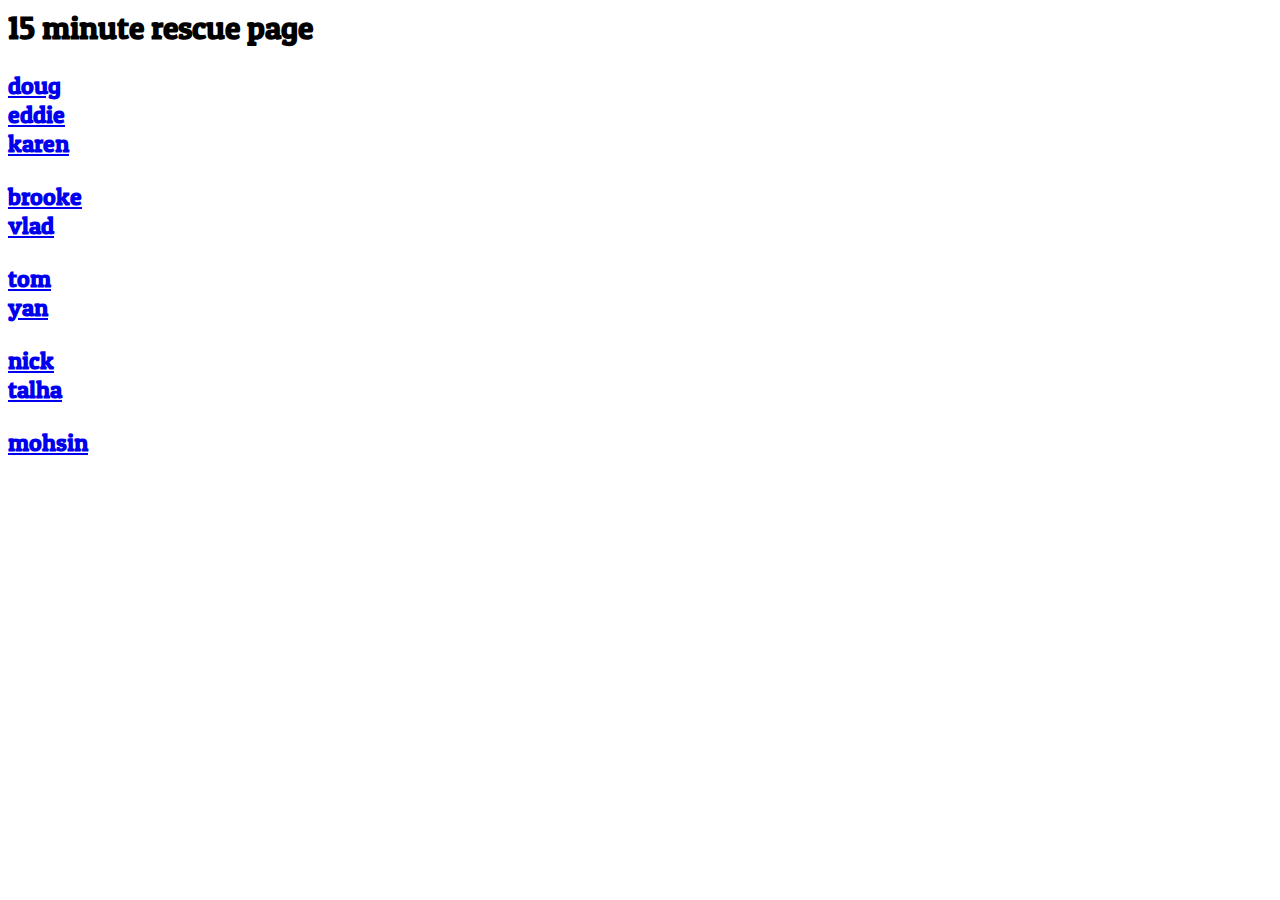
<file: rescuepage/index.html>
<html>
<head><title>fccc rescuepage</title>
<link href="https://fonts.googleapis.com/css?family=Patua+One" rel="stylesheet">
    <style>
      body {
        font-family: 'Patua One', serif;
      }
    </style>
</head>
<body>
<h1>15 minute rescue page</h1>
<h2>
<p>
<a href="http://98.115.181.46:1337/cgi-bin/rescuepage_doug.sh">doug</a><br>
<a href="http://98.115.181.46:1337/cgi-bin/rescuepage_eddie.sh">eddie</a><br>
<a href="http://98.115.181.46:1337/cgi-bin/rescuepage_karen.sh">karen</a><br>
<p>
<a href="http://98.115.181.46:1337/cgi-bin/rescuepage_brooke.sh">brooke</a><br>
<a href="http://98.115.181.46:1337/cgi-bin/rescuepage_vlad.sh">vlad</a><br>
<p>
<a href="http://98.115.181.46:1337/cgi-bin/rescuepage_tom.sh">tom</a><br>
<a href="http://98.115.181.46:1337/cgi-bin/rescuepage_yan.sh">yan</a><br>
<p>
<a href="http://98.115.181.46:1337/cgi-bin/rescuepage_nick.sh">nick</a><br>
<a href="http://98.115.181.46:1337/cgi-bin/rescuepage_talha.sh">talha</a><br>
<p>
<a href="http://98.115.181.46:1337/cgi-bin/rescuepage_mohsin.sh">mohsin</a><br>
</h2>
</body>
</html>
</file>
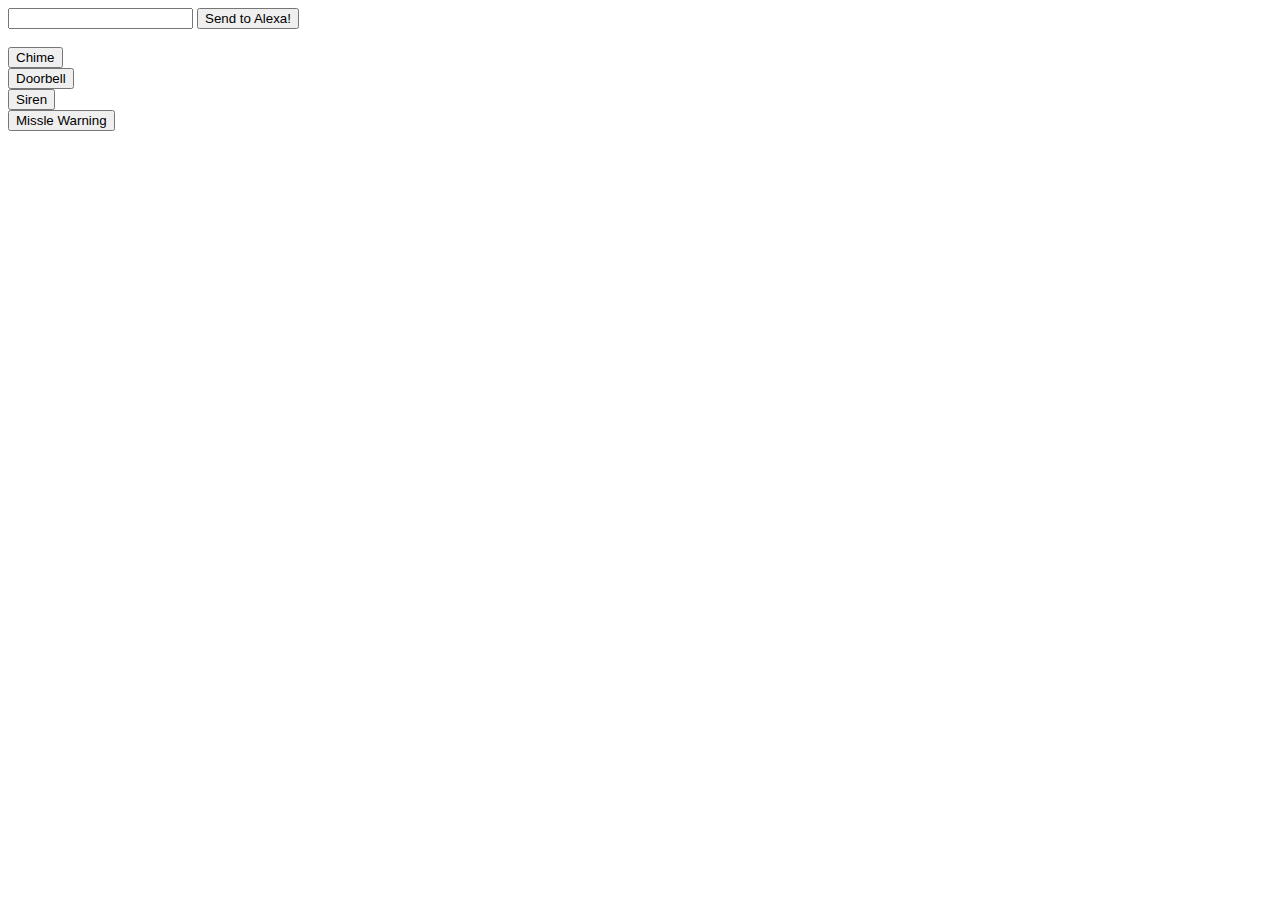
<file: tts/index.html>
<html>
<head>
<title>608 text-to-speech input</title>
<script type="text/javascript" src="http://code.jquery.com/jquery-1.11.0.min.js"></script>

<script type="text/javascript">

$(document).ready(function(){

    $('#button').click(function(e) {  
        var inputvalue = $("#input").val();
        window.location.replace("http://98.115.181.46:1035/?SPEAK=@|SPEAK="+inputvalue+"&@DONE@");
    });
	
	$('#button2').click(function(e) {
        window.location.replace("http://98.115.181.46:1035/?SPEAK=@|ALARM=CHIME&@DONE@");
    });
	
	$('#button3').click(function(e) {
        window.location.replace("http://98.115.181.46:1035/?SPEAK=@|ALARM=DOORBELL&@DONE@");
    });
	
	$('#button4').click(function(e) {
        window.location.replace("http://98.115.181.46:1035/?SPEAK=@|ALARM=SIREN&@DONE@");
	});
	
	$('#button5').click(function(e) {
        window.location.replace("http://98.115.181.46:1035/?SPEAK=@|ALARM=ALARM&@DONE@");
    });
	
});
</script> 
</head>
<body>

       <input type="text" value="" id="input"> 
       <button type="button" id="button">Send to Alexa!</button>
	   <br \>
	   <br \>
	   <button type="button" id="button2">Chime</button>
	   <br \>
	   <button type="button" id="button3">Doorbell</button>
	   <br \>
	   <button type="button" id="button4">Siren</button>
	   <br \>
	   <button type="button" id="button5">Missle Warning</button>
</body>
</html>
</file>
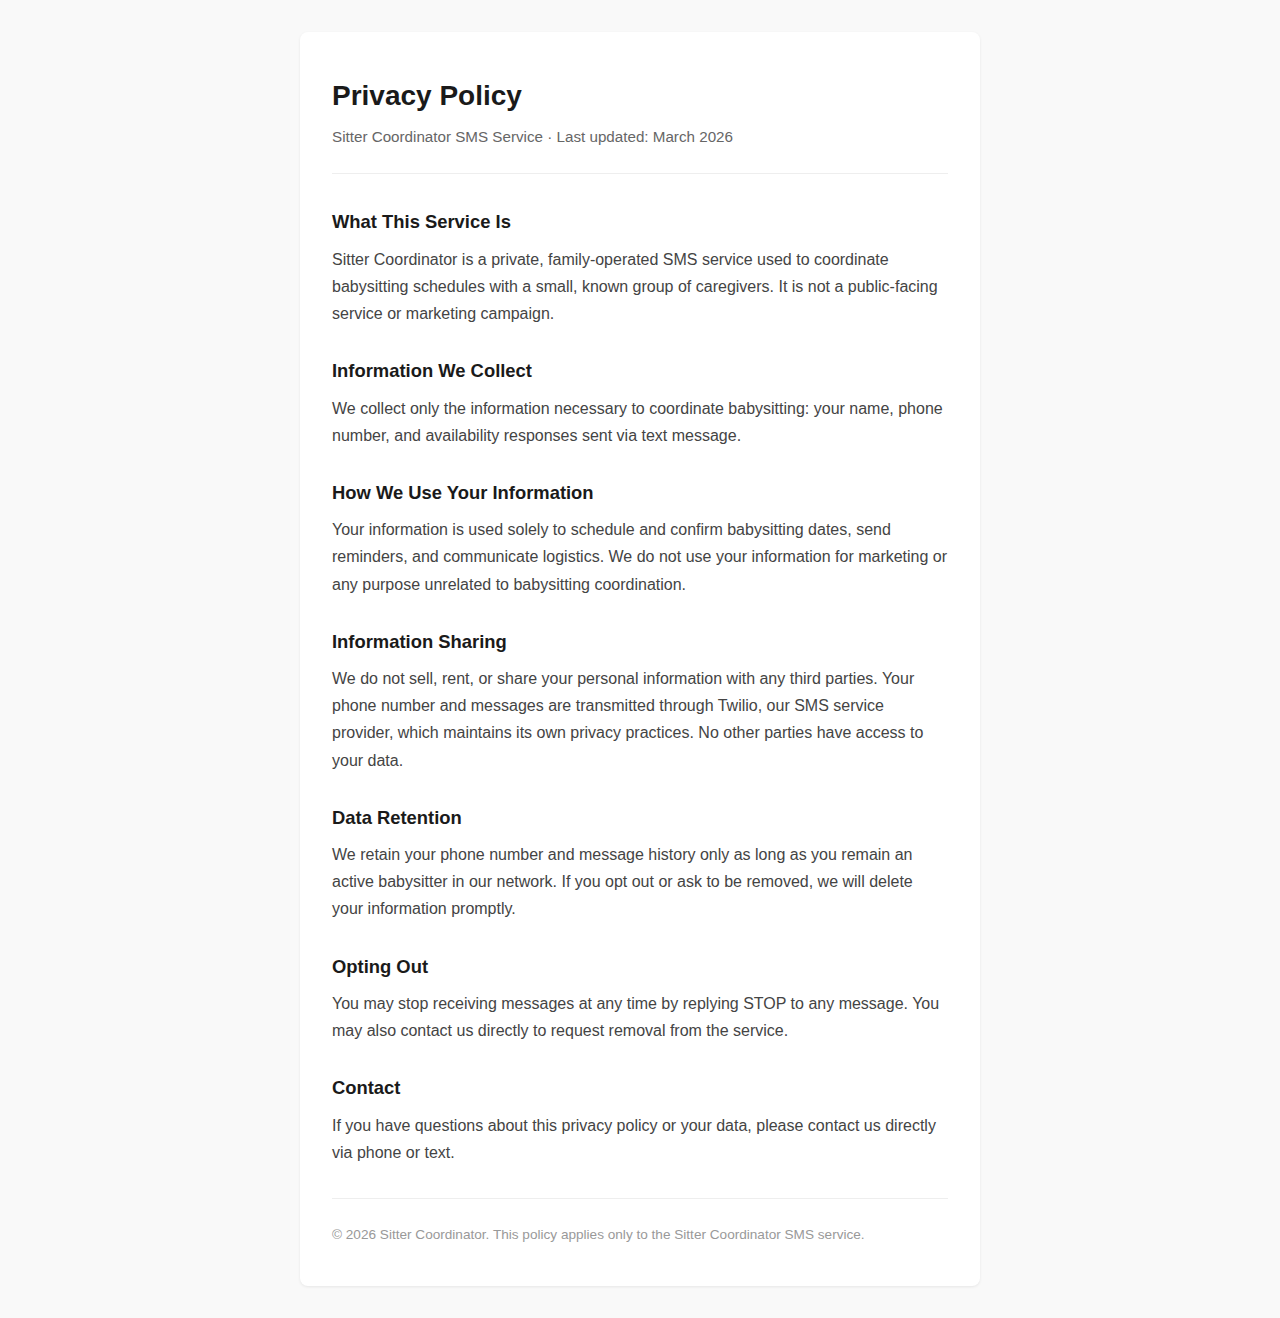
<file: sitter-privacy.html>
<!DOCTYPE html>
<html lang="en">
<head>
    <meta charset="UTF-8">
    <meta name="viewport" content="width=device-width, initial-scale=1.0">
    <title>Privacy Policy - Sitter Coordinator SMS Service</title>
    <style>
        * { margin: 0; padding: 0; box-sizing: border-box; }
        body {
            font-family: -apple-system, BlinkMacSystemFont, "Segoe UI", Roboto, Helvetica, Arial, sans-serif;
            line-height: 1.7;
            color: #333;
            background: #f9f9f9;
            padding: 2rem 1rem;
        }
        .container {
            max-width: 680px;
            margin: 0 auto;
            background: #fff;
            border-radius: 8px;
            padding: 2.5rem 2rem;
            box-shadow: 0 1px 3px rgba(0,0,0,0.08);
        }
        h1 {
            font-size: 1.75rem;
            margin-bottom: 0.25rem;
            color: #1a1a1a;
        }
        .subtitle {
            color: #666;
            font-size: 0.95rem;
            margin-bottom: 2rem;
            padding-bottom: 1.5rem;
            border-bottom: 1px solid #eee;
        }
        h2 {
            font-size: 1.15rem;
            margin-top: 1.75rem;
            margin-bottom: 0.5rem;
            color: #1a1a1a;
        }
        p {
            margin-bottom: 1rem;
            color: #444;
        }
        footer {
            margin-top: 2rem;
            padding-top: 1.5rem;
            border-top: 1px solid #eee;
            font-size: 0.85rem;
            color: #999;
        }
    </style>
</head>
<body>
    <div class="container">
        <h1>Privacy Policy</h1>
        <p class="subtitle">Sitter Coordinator SMS Service &middot; Last updated: March 2026</p>

        <h2>What This Service Is</h2>
        <p>Sitter Coordinator is a private, family-operated SMS service used to coordinate babysitting schedules with a small, known group of caregivers. It is not a public-facing service or marketing campaign.</p>

        <h2>Information We Collect</h2>
        <p>We collect only the information necessary to coordinate babysitting: your name, phone number, and availability responses sent via text message.</p>

        <h2>How We Use Your Information</h2>
        <p>Your information is used solely to schedule and confirm babysitting dates, send reminders, and communicate logistics. We do not use your information for marketing or any purpose unrelated to babysitting coordination.</p>

        <h2>Information Sharing</h2>
        <p>We do not sell, rent, or share your personal information with any third parties. Your phone number and messages are transmitted through Twilio, our SMS service provider, which maintains its own privacy practices. No other parties have access to your data.</p>

        <h2>Data Retention</h2>
        <p>We retain your phone number and message history only as long as you remain an active babysitter in our network. If you opt out or ask to be removed, we will delete your information promptly.</p>

        <h2>Opting Out</h2>
        <p>You may stop receiving messages at any time by replying STOP to any message. You may also contact us directly to request removal from the service.</p>

        <h2>Contact</h2>
        <p>If you have questions about this privacy policy or your data, please contact us directly via phone or text.</p>

        <footer>&copy; 2026 Sitter Coordinator. This policy applies only to the Sitter Coordinator SMS service.</footer>
    </div>
</body>
</html>
</file>
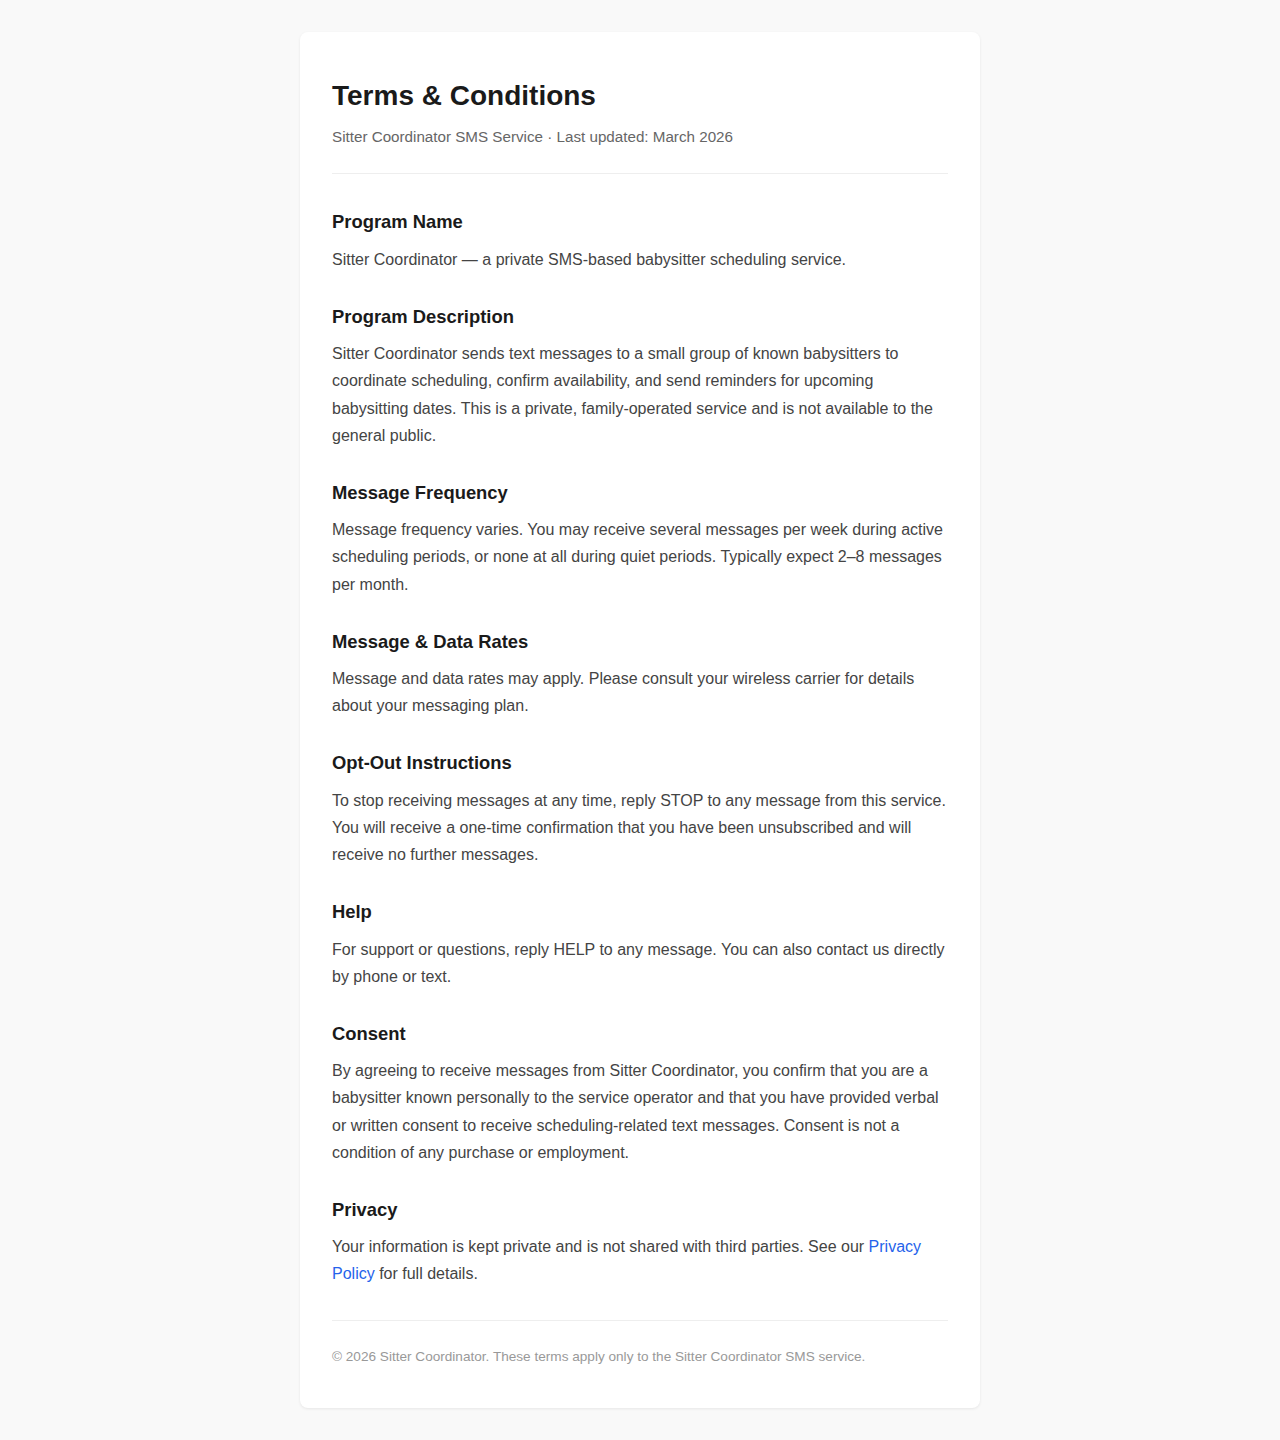
<file: sitter-terms.html>
<!DOCTYPE html>
<html lang="en">
<head>
    <meta charset="UTF-8">
    <meta name="viewport" content="width=device-width, initial-scale=1.0">
    <title>Terms &amp; Conditions - Sitter Coordinator SMS Service</title>
    <style>
        * { margin: 0; padding: 0; box-sizing: border-box; }
        body {
            font-family: -apple-system, BlinkMacSystemFont, "Segoe UI", Roboto, Helvetica, Arial, sans-serif;
            line-height: 1.7;
            color: #333;
            background: #f9f9f9;
            padding: 2rem 1rem;
        }
        .container {
            max-width: 680px;
            margin: 0 auto;
            background: #fff;
            border-radius: 8px;
            padding: 2.5rem 2rem;
            box-shadow: 0 1px 3px rgba(0,0,0,0.08);
        }
        h1 {
            font-size: 1.75rem;
            margin-bottom: 0.25rem;
            color: #1a1a1a;
        }
        .subtitle {
            color: #666;
            font-size: 0.95rem;
            margin-bottom: 2rem;
            padding-bottom: 1.5rem;
            border-bottom: 1px solid #eee;
        }
        h2 {
            font-size: 1.15rem;
            margin-top: 1.75rem;
            margin-bottom: 0.5rem;
            color: #1a1a1a;
        }
        p {
            margin-bottom: 1rem;
            color: #444;
        }
        a {
            color: #2563eb;
            text-decoration: none;
        }
        a:hover {
            text-decoration: underline;
        }
        footer {
            margin-top: 2rem;
            padding-top: 1.5rem;
            border-top: 1px solid #eee;
            font-size: 0.85rem;
            color: #999;
        }
    </style>
</head>
<body>
    <div class="container">
        <h1>Terms &amp; Conditions</h1>
        <p class="subtitle">Sitter Coordinator SMS Service &middot; Last updated: March 2026</p>

        <h2>Program Name</h2>
        <p>Sitter Coordinator — a private SMS-based babysitter scheduling service.</p>

        <h2>Program Description</h2>
        <p>Sitter Coordinator sends text messages to a small group of known babysitters to coordinate scheduling, confirm availability, and send reminders for upcoming babysitting dates. This is a private, family-operated service and is not available to the general public.</p>

        <h2>Message Frequency</h2>
        <p>Message frequency varies. You may receive several messages per week during active scheduling periods, or none at all during quiet periods. Typically expect 2–8 messages per month.</p>

        <h2>Message &amp; Data Rates</h2>
        <p>Message and data rates may apply. Please consult your wireless carrier for details about your messaging plan.</p>

        <h2>Opt-Out Instructions</h2>
        <p>To stop receiving messages at any time, reply STOP to any message from this service. You will receive a one-time confirmation that you have been unsubscribed and will receive no further messages.</p>

        <h2>Help</h2>
        <p>For support or questions, reply HELP to any message. You can also contact us directly by phone or text.</p>

        <h2>Consent</h2>
        <p>By agreeing to receive messages from Sitter Coordinator, you confirm that you are a babysitter known personally to the service operator and that you have provided verbal or written consent to receive scheduling-related text messages. Consent is not a condition of any purchase or employment.</p>

        <h2>Privacy</h2>
        <p>Your information is kept private and is not shared with third parties. See our <a href="/sitter-privacy">Privacy Policy</a> for full details.</p>

        <footer>&copy; 2026 Sitter Coordinator. These terms apply only to the Sitter Coordinator SMS service.</footer>
    </div>
</body>
</html>
</file>
